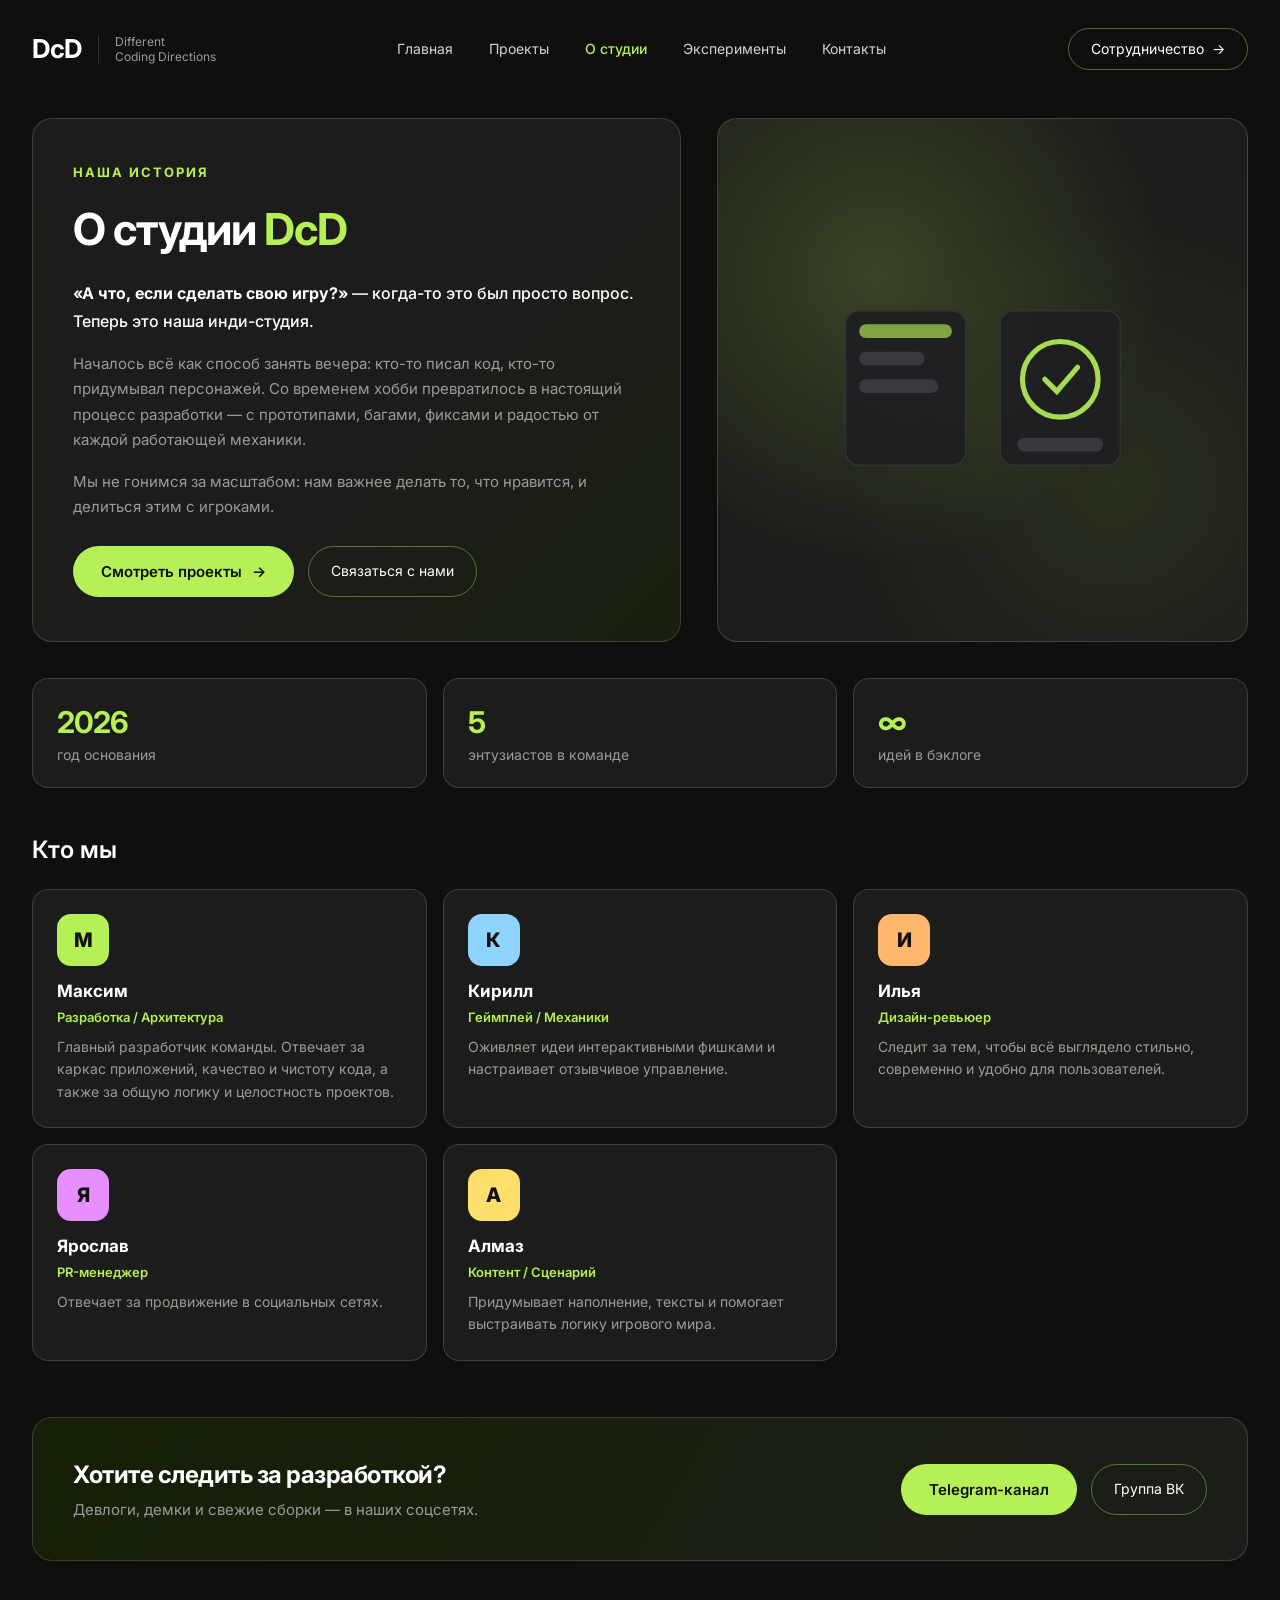
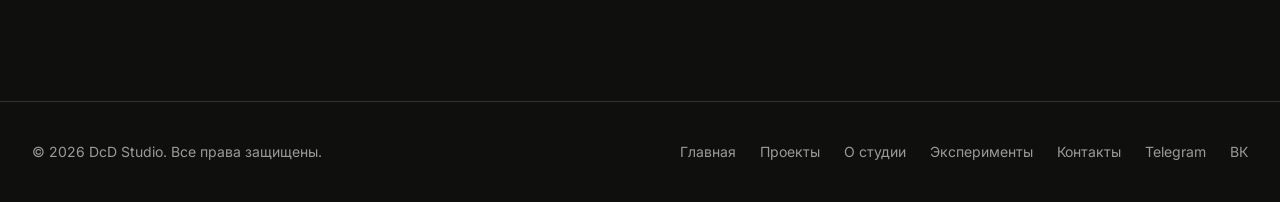
<file: pages/about.html>
<!DOCTYPE html>
<html lang="ru">
<head>
  <meta charset="UTF-8">
  <meta name="viewport" content="width=device-width, initial-scale=1.0">
  <title>О студии — DcD Studio</title>
  <link rel="preconnect" href="https://fonts.googleapis.com">
  <link rel="preconnect" href="https://fonts.gstatic.com" crossorigin>
  <link href="https://fonts.googleapis.com/css2?family=Inter:wght@400;500;600;700&display=swap" rel="stylesheet">
  <link rel="stylesheet" href="../css/style.css">
</head>
<body>

  <div class="content-wrapper">
    <div class="container">
      <!-- ШАПКА -->
      <header class="header">
        <a href="../index.html" class="logo">
          <span class="logo-main">DcD</span>
          <span class="logo-divider"></span>
          <span class="logo-sub">Different<br>Coding Directions</span>
        </a>

        <nav class="nav">
          <a href="../index.html" class="nav-link">Главная</a>
          <a href="../pages/projects.html" class="nav-link">Проекты</a>
          <a href="../pages/about.html" class="nav-link active">О студии</a>
          <a href="../pages/experiments.html" class="nav-link">Эксперименты</a>
          <a href="../pages/contacts.html" class="nav-link">Контакты</a>
        </nav>

        <div class="header-actions">
          <a href="../pages/contacts.html" class="btn-outline desktop-only">Сотрудничество <span>→</span></a>
          <button class="burger-btn" id="burgerBtn" aria-label="Открыть меню"><span></span><span></span><span></span></button>
        </div>
      </header>

      <!-- МОБИЛЬНОЕ МЕНЮ -->
      <div class="mobile-menu" id="mobileMenu">
        <nav class="mobile-nav">
          <a href="../index.html" class="mobile-link">Главная</a>
          <a href="../pages/projects.html" class="mobile-link">Проекты</a>
          <a href="../pages/about.html" class="mobile-link">О студии</a>
          <a href="../pages/experiments.html" class="mobile-link">Эксперименты</a>
          <a href="../pages/contacts.html" class="mobile-link">Контакты</a>
          <a href="../pages/contacts.html" class="btn-lime mobile-cta">Сотрудничество <span>→</span></a>
          <div class="mobile-social">
            <a href="https://t.me/Dcd_S_tudio" target="_blank" rel="noopener">Telegram</a>
            <a href="https://vk.ru/dsd_studio" target="_blank" rel="noopener">ВКонтакте</a>
          </div>
        </nav>
      </div>

      <!-- ОСНОВНОЙ КОНТЕНТ СТРАНИЦЫ «О СТУДИИ» -->
      <main class="about-page-content">
        
        <!-- Герой-секция -->
        <section class="about-hero">
          <div class="about-hero-card">
            <div class="about-kicker">Наша история</div>
            <h1 class="about-main-title">О студии <span class="text-lime">DcD</span></h1>
            <p class="about-lead"><b>«А что, если сделать свою игру?»</b> — когда-то это был просто вопрос. Теперь это наша инди-студия.</p>
            <p class="about-p">Началось всё как способ занять вечера: кто-то писал код, кто-то придумывал персонажей. Со временем хобби превратилось в настоящий процесс разработки — с прототипами, багами, фиксами и радостью от каждой работающей механики.</p>
            <p class="about-p">Мы не гонимся за масштабом: нам важнее делать то, что нравится, и делиться этим с игроками.</p>
            
            <div class="about-hero-cta">
              <a href="projects.html" class="btn-lime">Смотреть проекты <span>→</span></a>
              <a href="contacts.html" class="btn-outline">Связаться с нами</a>
            </div>
          </div>

          <div class="about-hero-art">
            <svg viewBox="0 0 200 140" fill="none" xmlns="http://www.w3.org/2000/svg" opacity="0.9">
              <rect x="20" y="30" width="70" height="90" rx="8" fill="#1e1e22" stroke="#333"/>
              <rect x="110" y="30" width="70" height="90" rx="8" fill="#1e1e22" stroke="#333"/>
              <rect x="28" y="38" width="54" height="8" rx="4" fill="#b4f056" opacity=".7"/>
              <rect x="28" y="54" width="38" height="8" rx="4" fill="#3a3a40"/>
              <rect x="28" y="70" width="46" height="8" rx="4" fill="#3a3a40"/>
              <circle cx="145" cy="70" r="22" stroke="#b4f056" stroke-width="3"/>
              <path d="M136 70l7 7 12-14" stroke="#b4f056" stroke-width="3" fill="none" stroke-linecap="round"/>
              <rect x="120" y="104" width="50" height="8" rx="4" fill="#3a3a40"/>
            </svg>
          </div>
        </section>

        <!-- Факты (3 блока) -->
        <section class="about-facts-grid">
          <div class="about-fact-card">
            <b>2026</b>
            <span>год основания</span>
          </div>
          <div class="about-fact-card">
            <b>5</b>
            <span>энтузиастов в команде</span>
          </div>
          <div class="about-fact-card">
            <b>∞</b>
            <span>идей в бэклоге</span>
          </div>
        </section>

        <!-- Команда (5 участников) -->
        <section class="team-section">
          <h2 class="section-title team-section-title">Кто мы</h2>
          <div class="team-grid-5">
            <div class="team-member-card">
              <div class="member-avatar">М</div>
              <b>Максим</b>
              <div class="member-role">Разработка / Архитектура</div>
              <p>Главный разработчик команды. Отвечает за каркас приложений, качество и чистоту кода, а также за общую логику и целостность проектов.</p>
            </div>
            <div class="team-member-card">
              <div class="member-avatar">К</div>
              <b>Кирилл</b>
              <div class="member-role">Геймплей / Механики</div>
              <p>Оживляет идеи интерактивными фишками и настраивает отзывчивое управление.</p>
            </div>
            <div class="team-member-card">
              <div class="member-avatar">И</div>
              <b>Илья</b>
              <div class="member-role">Дизайн-ревьюер</div>
              <p>Следит за тем, чтобы всё выглядело стильно, современно и удобно для пользователей.</p>
            </div>
            <div class="team-member-card">
              <div class="member-avatar">Я</div>
              <b>Ярослав</b>
              <div class="member-role">PR-менеджер</div>
              <p>Отвечает за продвижение в социальных сетях.</p>
            </div>
            <div class="team-member-card">
              <div class="member-avatar">А</div>
              <b>Алмаз</b>
              <div class="member-role">Контент / Сценарий</div>
              <p>Придумывает наполнение, тексты и помогает выстраивать логику игрового мира.</p>
            </div>
          </div>
        </section>

        <!-- Блок призыва в соцсети -->
        <section class="about-join-banner">
          <div class="about-join-text">
            <h2>Хотите следить за разработкой?</h2>
            <p>Девлоги, демки и свежие сборки — в наших соцсетях.</p>
          </div>
          <div class="about-join-actions">
            <a href="https://t.me/Dcd_S_tudio" class="btn-lime" target="_blank">Telegram-канал</a>
            <a href="https://vk.ru/dsd_studio" class="btn-outline" target="_blank">Группа ВК</a>
          </div>
        </section>

      </main>
    </div>
  </div>

  <!-- ФУТЕР -->
  <footer class="footer">
    <div class="container footer-content">
      <p class="footer-copy">© 2026 DcD Studio. Все права защищены.</p>
      <div class="footer-links">
        <a href="../index.html" class="footer-link">Главная</a>
        <a href="../pages/projects.html" class="footer-link">Проекты</a>
        <a href="../pages/about.html" class="footer-link">О студии</a>
        <a href="../pages/experiments.html" class="footer-link">Эксперименты</a>
        <a href="../pages/contacts.html" class="footer-link">Контакты</a>
        <a href="https://t.me/Dcd_S_tudio" class="footer-link" target="_blank" rel="noopener">Telegram</a>
        <a href="https://vk.ru/dsd_studio" class="footer-link" target="_blank" rel="noopener">ВК</a>
      </div>
    </div>
  </footer>

  <script src="../js/main.js"></script>
</body>
</html>
</file>
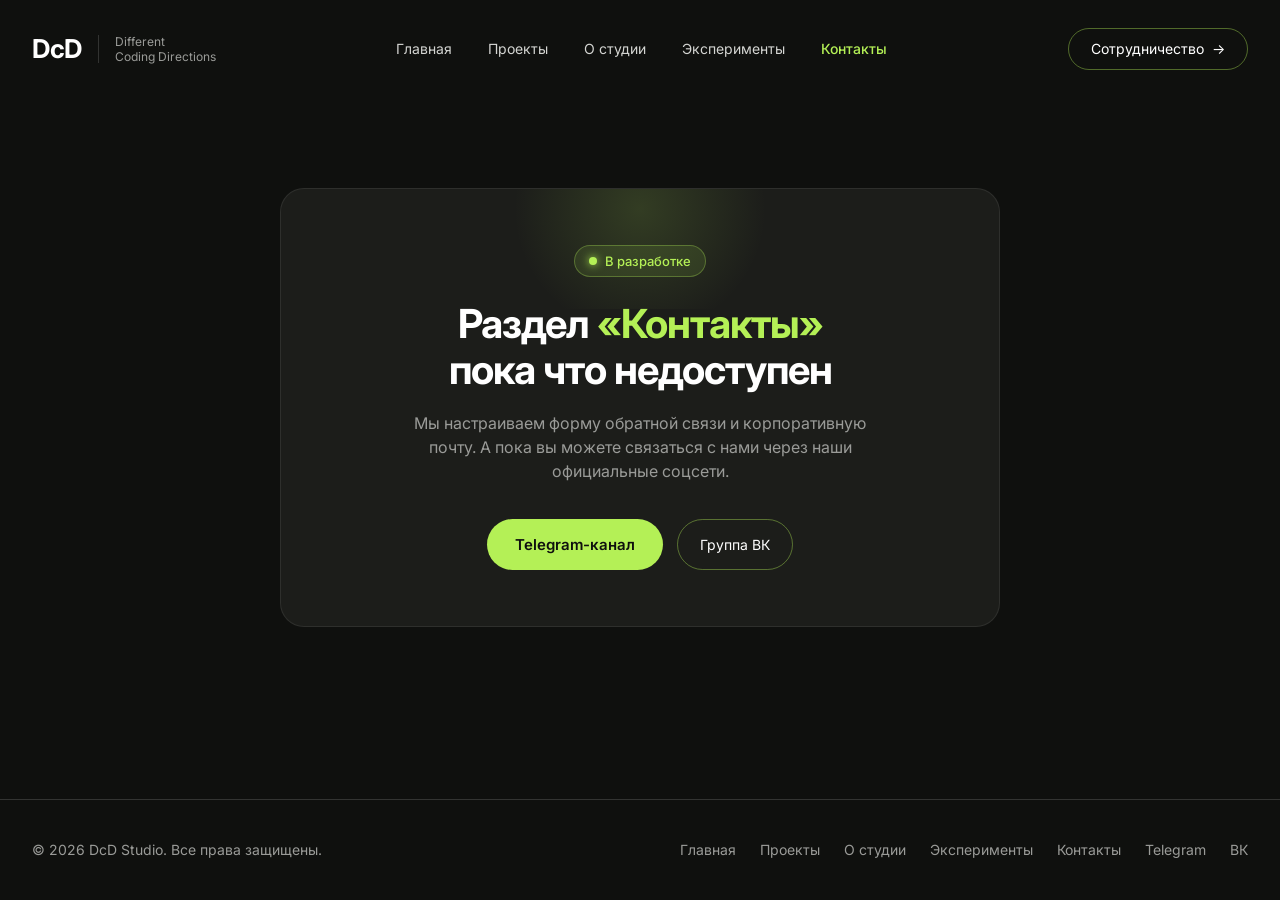
<file: pages/contacts.html>
<!DOCTYPE html>
<html lang="ru">
<head>
  <meta charset="UTF-8">
  <meta name="viewport" content="width=device-width, initial-scale=1.0">
  <title>Контакты — DcD Studio</title>
  <link rel="preconnect" href="https://fonts.googleapis.com">
  <link rel="preconnect" href="https://fonts.gstatic.com" crossorigin>
  <link href="https://fonts.googleapis.com/css2?family=Inter:wght@400;500;600;700&display=swap" rel="stylesheet">
  <link rel="stylesheet" href="../css/style.css">
</head>
<body>

  <div class="content-wrapper">
    <div class="container">
      <!-- ШАПКА -->
      <header class="header">
        <a href="../index.html" class="logo">
          <span class="logo-main">DcD</span>
          <span class="logo-divider"></span>
          <span class="logo-sub">Different<br>Coding Directions</span>
        </a>

        <nav class="nav">
          <a href="../index.html" class="nav-link">Главная</a>
          <a href="../pages/projects.html" class="nav-link">Проекты</a>
          <a href="../pages/about.html" class="nav-link">О студии</a>
          <a href="../pages/experiments.html" class="nav-link">Эксперименты</a>
          <a href="../pages/contacts.html" class="nav-link active">Контакты</a>
        </nav>

        <div class="header-actions">
          <a href="../pages/contacts.html" class="btn-outline desktop-only">Сотрудничество <span>→</span></a>
          <button class="burger-btn" id="burgerBtn" aria-label="Открыть меню"><span></span><span></span><span></span></button>
        </div>
      </header>

      <!-- МОБИЛЬНОЕ МЕНЮ -->
      <div class="mobile-menu" id="mobileMenu">
        <nav class="mobile-nav">
          <a href="../index.html" class="mobile-link">Главная</a>
          <a href="../pages/projects.html" class="mobile-link">Проекты</a>
          <a href="../pages/about.html" class="mobile-link">О студии</a>
          <a href="../pages/experiments.html" class="mobile-link">Эксперименты</a>
          <a href="../pages/contacts.html" class="mobile-link">Контакты</a>
          <a href="../pages/contacts.html" class="btn-lime mobile-cta">Сотрудничество <span>→</span></a>
          <div class="mobile-social">
            <a href="https://t.me/Dcd_S_tudio" target="_blank" rel="noopener">Telegram</a>
            <a href="https://vk.ru/dsd_studio" target="_blank" rel="noopener">ВКонтакте</a>
          </div>
        </nav>
      </div>

      <!-- ОСНОВНОЙ КОНТЕНТ (ЗАГЛУШКА) -->
      <main class="stub-section">
        <div class="stub-card">
          <div class="stub-badge">
            <span class="pulse-dot"></span>
            В разработке
          </div>

          <h1 class="stub-title">
            Раздел <span class="text-lime">«Контакты»</span><br>
            пока что недоступен
          </h1>

          <p class="stub-desc">
            Мы настраиваем форму обратной связи и корпоративную почту. 
            А пока вы можете связаться с нами через наши официальные соцсети.
          </p>

          <div class="stub-actions">
            <a href="https://t.me/Dcd_S_tudio" class="btn-lime" target="_blank">
              Telegram-канал
            </a>
            <a href="https://vk.ru/dsd_studio" class="btn-outline" target="_blank">
              Группа ВК
            </a>
          </div>
        </div>
      </main>
    </div>
  </div>

  <!-- ФУТЕР -->
  <footer class="footer">
    <div class="container footer-content">
      <p class="footer-copy">© 2026 DcD Studio. Все права защищены.</p>
      <div class="footer-links">
        <a href="../index.html" class="footer-link">Главная</a>
        <a href="../pages/projects.html" class="footer-link">Проекты</a>
        <a href="../pages/about.html" class="footer-link">О студии</a>
        <a href="../pages/experiments.html" class="footer-link">Эксперименты</a>
        <a href="../pages/contacts.html" class="footer-link">Контакты</a>
        <a href="https://t.me/Dcd_S_tudio" class="footer-link" target="_blank" rel="noopener">Telegram</a>
        <a href="https://vk.ru/dsd_studio" class="footer-link" target="_blank" rel="noopener">ВК</a>
      </div>
    </div>
  </footer>

  <script src="../js/main.js"></script>
</body>
</html>
</file>
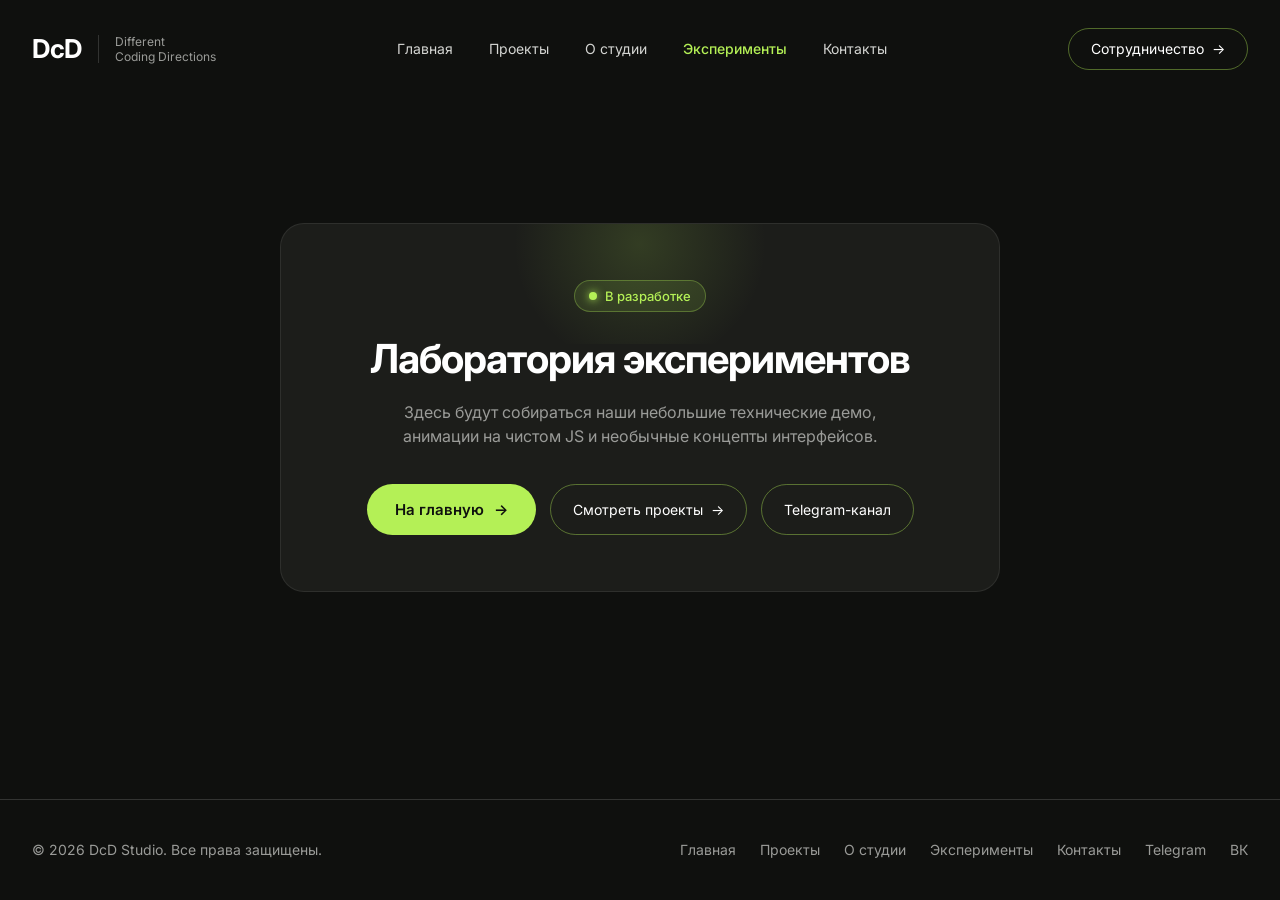
<file: pages/experiments.html>
<!DOCTYPE html>
<html lang="ru">
<head>
  <meta charset="UTF-8">
  <meta name="viewport" content="width=device-width, initial-scale=1.0">
  <title>Эксперименты — DcD Studio</title>
  <link rel="preconnect" href="https://fonts.googleapis.com">
  <link rel="preconnect" href="https://fonts.gstatic.com" crossorigin>
  <link href="https://fonts.googleapis.com/css2?family=Inter:wght@400;500;600;700&display=swap" rel="stylesheet">
  <link rel="stylesheet" href="../css/style.css">
</head>
<body>

  <div class="content-wrapper">
    <div class="container">
      <!-- ШАПКА -->
      <header class="header">
        <a href="../index.html" class="logo">
          <span class="logo-main">DcD</span>
          <span class="logo-divider"></span>
          <span class="logo-sub">Different<br>Coding Directions</span>
        </a>

        <nav class="nav">
          <a href="../index.html" class="nav-link">Главная</a>
          <a href="../pages/projects.html" class="nav-link">Проекты</a>
          <a href="../pages/about.html" class="nav-link">О студии</a>
          <a href="../pages/experiments.html" class="nav-link active">Эксперименты</a>
          <a href="../pages/contacts.html" class="nav-link">Контакты</a>
        </nav>

        <div class="header-actions">
          <a href="../pages/contacts.html" class="btn-outline desktop-only">Сотрудничество <span>→</span></a>
          <button class="burger-btn" id="burgerBtn" aria-label="Открыть меню"><span></span><span></span><span></span></button>
        </div>
      </header>

      <!-- МОБИЛЬНОЕ МЕНЮ -->
      <div class="mobile-menu" id="mobileMenu">
        <nav class="mobile-nav">
          <a href="../index.html" class="mobile-link">Главная</a>
          <a href="../pages/projects.html" class="mobile-link">Проекты</a>
          <a href="../pages/about.html" class="mobile-link">О студии</a>
          <a href="../pages/experiments.html" class="mobile-link">Эксперименты</a>
          <a href="../pages/contacts.html" class="mobile-link">Контакты</a>
          <a href="../pages/contacts.html" class="btn-lime mobile-cta">Сотрудничество <span>→</span></a>
          <div class="mobile-social">
            <a href="https://t.me/Dcd_S_tudio" target="_blank" rel="noopener">Telegram</a>
            <a href="https://vk.ru/dsd_studio" target="_blank" rel="noopener">ВКонтакте</a>
          </div>
        </nav>
      </div>

      <!-- СОДЕРЖИМОЕ СТРАНИЦЫ (ЗАГЛУШКА) -->
      <section class="stub-section">
        <div class="stub-card">
          <div class="stub-badge">
            <span class="pulse-dot"></span> В разработке
          </div>
          <h1 class="stub-title">Лаборатория экспериментов</h1>
          <p class="stub-desc">
            Здесь будут собираться наши небольшие технические демо, анимации на чистом JS и необычные концепты интерфейсов.
          </p>
          <div class="stub-actions">
            <a href="../index.html" class="btn-lime">На главную <span>→</span></a>
            <a href="projects.html" class="btn-outline">Смотреть проекты <span>→</span></a>
            <a href="https://t.me/Dcd_S_tudio" class="btn-outline" target="_blank" rel="noopener">Telegram-канал</a>
          </div>
        </div>
      </section>
    </div>
  </div>

  <!-- ФУТЕР -->
  <footer class="footer">
    <div class="container footer-content">
      <p class="footer-copy">© 2026 DcD Studio. Все права защищены.</p>
      <div class="footer-links">
        <a href="../index.html" class="footer-link">Главная</a>
        <a href="../pages/projects.html" class="footer-link">Проекты</a>
        <a href="../pages/about.html" class="footer-link">О студии</a>
        <a href="../pages/experiments.html" class="footer-link">Эксперименты</a>
        <a href="../pages/contacts.html" class="footer-link">Контакты</a>
        <a href="https://t.me/Dcd_S_tudio" class="footer-link" target="_blank" rel="noopener">Telegram</a>
        <a href="https://vk.ru/dsd_studio" class="footer-link" target="_blank" rel="noopener">ВК</a>
      </div>
    </div>
  </footer>

  <script src="../js/main.js"></script>
</body>
</html>
</file>
<file: css/style.css>
/* Базовые настройки и палитра */
:root {
  --bg-dark: #0f100e;
  --card-bg: #1c1d1a;
  --text-main: #ffffff;
  --text-muted: #9a9b98;
  --accent-lime: #b4f056;
  --accent-lime-hover: #c5f874;
  --border-color: rgba(255, 255, 255, 0.15);
}

* {
  margin: 0;
  padding: 0;
  box-sizing: border-box;
}

html {
  scroll-behavior: smooth;
}

body {
  background-color: var(--bg-dark);
  color: var(--text-main);
  font-family: 'Inter', sans-serif;
  line-height: 1.4;
  overflow-x: hidden;
  display: flex;
  flex-direction: column;
  min-height: 100vh;
}

a {
  text-decoration: none;
  color: inherit;
}

.container {
  max-width: 1280px;
  margin: 0 auto;
  padding: 0 32px;
  width: 100%;
}

/* Растягиваем контент, чтобы футер прижимался к низу страницы */
.content-wrapper {
  flex: 1;
}

/* --- ШАПКА --- */
.header {
  display: flex;
  align-items: center;
  justify-content: space-between;
  padding: 28px 0;
}

.logo {
  display: flex;
  align-items: center;
  gap: 16px;
}

.logo-main {
  font-size: 26px;
  font-weight: 700;
  letter-spacing: -0.5px;
}

.logo-divider {
  width: 1px;
  height: 28px;
  background-color: var(--border-color);
}

.logo-sub {
  font-size: 12px;
  color: var(--text-muted);
  line-height: 1.25;
}

.nav {
  display: flex;
  gap: 36px;
}

.nav-link {
  font-size: 14px;
  color: #d4d5d2;
  transition: color 0.2s;
}

.nav-link:hover,
.nav-link.active {
  color: var(--accent-lime);
}

.nav-link.active {
  font-weight: 500;
}

.header-actions {
  display: flex;
  align-items: center;
  gap: 16px;
}

.btn-outline {
  display: inline-flex;
  align-items: center;
  gap: 8px;
  padding: 10px 22px;
  border: 1px solid rgba(180, 240, 86, 0.4);
  border-radius: 999px;
  font-size: 14px;
  transition: all 0.25s;
}

.btn-outline:hover {
  border-color: var(--accent-lime);
  background-color: rgba(180, 240, 86, 0.08);
}

/* --- ЭЛЕМЕНТЫ МОБИЛЬНОГО МЕНЮ (скрыты на ПК) --- */
.burger-btn {
  display: none;
  flex-direction: column;
  justify-content: center;
  gap: 5px;
  width: 40px;
  height: 40px;
  background: transparent;
  border: 1px solid var(--border-color);
  border-radius: 10px;
  cursor: pointer;
  padding: 0 9px;
  z-index: 1001;
}

.burger-btn span {
  display: block;
  width: 100%;
  height: 2px;
  background-color: var(--text-main);
  transition: transform 0.3s, opacity 0.3s;
}

.burger-btn.active span:nth-child(1) {
  transform: translateY(7px) rotate(45deg);
}
.burger-btn.active span:nth-child(2) {
  opacity: 0;
}
.burger-btn.active span:nth-child(3) {
  transform: translateY(-7px) rotate(-45deg);
}

.mobile-menu {
  position: fixed;
  inset: 0;
  background-color: rgba(15, 16, 14, 0.97);
  backdrop-filter: blur(12px);
  z-index: 1000;
  display: flex;
  align-items: center;
  justify-content: center;
  opacity: 0;
  pointer-events: none;
  transition: opacity 0.3s ease;
}

.mobile-menu.open {
  opacity: 1;
  pointer-events: auto;
}

.mobile-nav {
  display: flex;
  flex-direction: column;
  align-items: center;
  gap: 28px;
  text-align: center;
}

.mobile-link {
  font-size: 26px;
  font-weight: 600;
  color: var(--text-main);
  transition: color 0.2s;
}

.mobile-link:hover {
  color: var(--accent-lime);
}

.mobile-cta {
  margin-top: 12px;
}

/* --- ПЕРВЫЙ ЭКРАН (HERO) --- */
.hero {
  display: grid;
  grid-template-columns: 1.1fr 0.9fr;
  align-items: center;
  gap: 40px;
  padding: 50px 0 70px;
}

.accent-line {
  width: 28px;
  height: 2px;
  background-color: var(--accent-lime);
  margin-bottom: 18px;
}

.hero-title {
  font-size: 64px;
  font-weight: 700;
  line-height: 1.05;
  letter-spacing: -1.5px;
  margin-bottom: 24px;
}

.text-lime {
  color: var(--accent-lime);
}

.hero-desc {
  font-size: 18px;
  color: var(--text-muted);
  max-width: 440px;
  margin-bottom: 36px;
}

.btn-lime {
  display: inline-flex;
  align-items: center;
  gap: 10px;
  background-color: var(--accent-lime);
  color: #0f100e;
  font-weight: 600;
  font-size: 15px;
  padding: 15px 28px;
  border-radius: 999px;
  transition: transform 0.2s, background-color 0.2s;
}

.btn-lime:hover {
  background-color: var(--accent-lime-hover);
  transform: translateY(-2px);
}

.hero-visual {
  display: flex;
  justify-content: center;
  align-items: center;
  position: relative;
}

.hero-visual::before {
  content: '';
  position: absolute;
  width: 340px;
  height: 340px;
  background: radial-gradient(circle, rgba(180, 240, 86, 0.22) 0%, rgba(15, 16, 14, 0) 70%);
  z-index: 0;
  pointer-events: none;
}

/* Анимированный куб: парение + неоновое свечение при наведении */
.hero-img {
  max-width: 100%;
  height: auto;
  max-height: 440px;
  position: relative;
  z-index: 1;
  object-fit: contain;
  cursor: pointer;
  animation: floatCube 5s ease-in-out infinite;
  filter: drop-shadow(0 0 12px rgba(180, 240, 86, 0.15));
  transition: filter 0.4s ease, transform 0.4s ease;
}

.hero-img:hover {
  filter: drop-shadow(0 0 28px rgba(180, 240, 86, 0.65)) brightness(1.1);
}

@keyframes floatCube {
  0%, 100% {
    transform: translateY(0px);
  }
  50% {
    transform: translateY(-16px);
  }
}

/* --- НАПРАВЛЕНИЯ --- */
.directions {
  padding-bottom: 80px;
}

.directions-header {
  display: flex;
  justify-content: space-between;
  align-items: flex-end;
  margin-bottom: 28px;
}

.section-title {
  font-size: 24px;
  font-weight: 600;
  line-height: 1.2;
}

.slider-controls {
  display: flex;
  align-items: center;
  gap: 20px;
}

.slider-counter {
  font-size: 13px;
  color: var(--text-muted);
  letter-spacing: 1px;
}

.slider-arrows {
  display: flex;
  gap: 10px;
}

.arrow-btn {
  width: 38px;
  height: 38px;
  border-radius: 50%;
  border: 1px solid var(--border-color);
  background: transparent;
  color: var(--text-main);
  cursor: pointer;
  display: flex;
  align-items: center;
  justify-content: center;
  transition: all 0.2s;
}

.arrow-btn:hover {
  border-color: var(--accent-lime);
  color: var(--accent-lime);
}

.cards-grid {
  display: grid;
  grid-template-columns: repeat(4, 1fr);
  gap: 20px;
}

.card {
  position: relative;
  height: 220px;
  border-radius: 16px;
  overflow: hidden;
  background-color: var(--card-bg);
  border: 1px solid rgba(255, 255, 255, 0.06);
  display: flex;
  flex-direction: column;
  justify-content: flex-end;
  padding: 24px;
  transition: transform 0.3s, border-color 0.3s;
}

.card:hover {
  transform: translateY(-4px);
  border-color: rgba(180, 240, 86, 0.4);
}

.card-bg {
  position: absolute;
  inset: 0;
  width: 100%;
  height: 100%;
  object-fit: cover;
  opacity: 0.45;
  transition: transform 0.4s, opacity 0.4s;
}

.card:hover .card-bg {
  transform: scale(1.05);
  opacity: 0.6;
}

.card-overlay {
  position: absolute;
  inset: 0;
  background: linear-gradient(180deg, rgba(15, 16, 14, 0.2) 0%, rgba(15, 16, 14, 0.92) 100%);
}

.card-content {
  position: relative;
  z-index: 2;
}

.card-icon {
  color: #ffffff;
  margin-bottom: 14px;
}

.card-title {
  font-size: 17px;
  font-weight: 600;
  margin-bottom: 6px;
}

.card-text {
  font-size: 13px;
  color: var(--text-muted);
  line-height: 1.35;
}

/* --- СТИЛИ СТРАНИЦЫ ПРОЕКТОВ И КАРТОЧЕК --- */
.projects-section {
  padding: 40px 0 80px;
}

.projects-header {
  display: flex;
  justify-content: space-between;
  align-items: flex-end;
  margin-bottom: 40px;
  gap: 20px;
  flex-wrap: wrap;
}

.projects-subtitle {
  color: var(--text-muted);
  max-width: 400px;
  font-size: 15px;
}

.projects-grid {
  display: grid;
  grid-template-columns: repeat(2, 1fr);
  gap: 30px;
}

.project-card {
  background-color: var(--card-bg);
  border: 1px solid rgba(255, 255, 255, 0.08);
  border-radius: 20px;
  overflow: hidden;
  cursor: pointer;
  transition: transform 0.3s ease, border-color 0.3s ease;
  display: flex;
  flex-direction: column;
}

.project-card:hover {
  transform: translateY(-6px);
  border-color: rgba(180, 240, 86, 0.4);
}

.project-img-wrap {
  position: relative;
  height: 240px;
  overflow: hidden;
}

.project-img {
  width: 100%;
  height: 100%;
  object-fit: cover;
  transition: transform 0.4s ease;
}

.project-card:hover .project-img {
  transform: scale(1.04);
}

.project-badge {
  position: absolute;
  top: 16px;
  left: 16px;
  display: inline-flex;
  align-items: center;
  gap: 8px;
  background-color: rgba(15, 16, 14, 0.8);
  backdrop-filter: blur(8px);
  padding: 6px 14px;
  border-radius: 999px;
  font-size: 13px;
  font-weight: 500;
  color: var(--accent-lime);
  border: 1px solid rgba(180, 240, 86, 0.2);
}

.project-info {
  padding: 30px;
  display: flex;
  flex-direction: column;
  flex: 1;
}

.project-tag {
  font-size: 13px;
  color: var(--accent-lime);
  font-weight: 500;
  margin-bottom: 10px;
}

.project-name {
  font-size: 24px;
  font-weight: 700;
  margin-bottom: 12px;
  letter-spacing: -0.5px;
}

.project-desc {
  font-size: 15px;
  color: var(--text-muted);
  line-height: 1.5;
  margin-bottom: 24px;
  flex: 1;
}

.project-link {
  font-size: 14px;
  font-weight: 600;
  color: var(--text-main);
  display: inline-flex;
  align-items: center;
  gap: 6px;
  transition: color 0.2s;
}

.project-card:hover .project-link {
  color: var(--accent-lime);
}

/* --- СТИЛИ ДЕТАЛЬНОЙ СТРАНИЦЫ ПРОЕКТА --- */
.project-detail-section {
  padding: 40px 0 80px;
  max-width: 820px;
  margin: 0 auto; /* центрируем колонку проекта под шапкой */
}

.back-link {
  display: inline-block;
  font-size: 14px;
  color: var(--text-muted);
  transition: color 0.2s;
}

.back-link:hover {
  color: var(--accent-lime);
}

.project-detail-gallery {
  display: grid;
  grid-template-columns: repeat(2, 1fr);
  gap: 20px;
}

.gallery-big-item {
  border-radius: 16px;
  overflow: hidden;
  height: 240px;
  border: 1px solid rgba(255, 255, 255, 0.08);
}

.gallery-big-item img {
  width: 100%;
  height: 100%;
  object-fit: cover;
}

/* --- СТИЛИ ДЛЯ СТРАНИЦЫ «О СТУДИИ» --- */
.about-page-content {
  padding: 20px 0 60px;
}

.about-hero {
  display: grid;
  grid-template-columns: 1.1fr .9fr;
  gap: 36px;
  align-items: stretch;
  margin-bottom: 36px;
}

.about-hero-card {
  background: linear-gradient(135deg, var(--card-bg) 60%, #142005 130%);
  border: 1px solid var(--border-color);
  border-radius: 20px;
  padding: 44px 40px;
}

.about-kicker {
  color: var(--accent-lime);
  font-size: 13px;
  font-weight: 700;
  letter-spacing: 2px;
  text-transform: uppercase;
  margin-bottom: 18px;
}

.about-main-title {
  font-size: 44px;
  letter-spacing: -1px;
  margin-bottom: 20px;
}

.about-lead {
  font-size: 16px;
  color: var(--text-main);
  line-height: 1.7;
  margin-bottom: 16px;
  font-weight: 500;
}

.about-p {
  font-size: 15px;
  color: var(--text-muted);
  line-height: 1.7;
  margin-bottom: 16px;
}

.about-hero-cta {
  display: flex;
  gap: 14px;
  margin-top: 26px;
  flex-wrap: wrap;
}

.about-hero-art {
  border: 1px solid var(--border-color);
  border-radius: 20px;
  overflow: hidden;
  background: radial-gradient(circle at 30% 30%, rgba(180, 240, 86, 0.18), transparent 55%),
              radial-gradient(circle at 75% 70%, rgba(180, 240, 86, 0.08), transparent 50%),
              var(--card-bg);
  display: flex;
  align-items: center;
  justify-content: center;
  min-height: 320px;
}

.about-hero-art svg {
  width: 65%;
  height: auto;
}

.about-facts-grid {
  display: grid;
  grid-template-columns: repeat(3, 1fr);
  gap: 16px;
  margin-bottom: 48px;
}

.about-fact-card {
  background-color: var(--card-bg);
  border: 1px solid var(--border-color);
  border-radius: 16px;
  padding: 22px 24px;
}

.about-fact-card b {
  display: block;
  font-size: 30px;
  color: var(--accent-lime);
  letter-spacing: -1px;
}

.about-fact-card span {
  color: var(--text-muted);
  font-size: 14px;
}

.team-section-title {
  margin-bottom: 24px;
}

.team-grid-5 {
  display: grid;
  grid-template-columns: repeat(3, 1fr);
  gap: 16px;
  margin-bottom: 56px;
}

.team-member-card {
  background-color: var(--card-bg);
  border: 1px solid var(--border-color);
  border-radius: 16px;
  padding: 24px;
  transition: transform 0.2s, border-color 0.2s;
}

.team-member-card:hover {
  border-color: rgba(180, 240, 86, 0.4);
  transform: translateY(-2px);
}

.member-avatar {
  width: 52px;
  height: 52px;
  border-radius: 14px;
  font-weight: 800;
  font-size: 20px;
  display: flex;
  align-items: center;
  justify-content: center;
  margin-bottom: 14px;
  color: #111;
}

/* Цвета аватарок команды через CSS */
.team-member-card:nth-child(1) .member-avatar { background: #b4f056; }
.team-member-card:nth-child(2) .member-avatar { background: #8fd3ff; }
.team-member-card:nth-child(3) .member-avatar { background: #ffb86b; }
.team-member-card:nth-child(4) .member-avatar { background: #e88fff; }
.team-member-card:nth-child(5) .member-avatar { background: #ffdf6b; }

.team-member-card b {
  display: block;
  font-size: 17px;
  margin-bottom: 4px;
}

.member-role {
  color: var(--accent-lime);
  font-size: 13px;
  font-weight: 600;
  margin-bottom: 10px;
}

.team-member-card p {
  color: var(--text-muted);
  font-size: 14px;
  line-height: 1.6;
}

.about-join-banner {
  background: linear-gradient(120deg, #142005, var(--card-bg));
  border: 1px solid var(--border-color);
  border-radius: 20px;
  padding: 40px;
  display: flex;
  align-items: center;
  justify-content: space-between;
  gap: 24px;
  flex-wrap: wrap;
  margin-bottom: 20px;
}

.about-join-text h2 {
  font-size: 24px;
  letter-spacing: -.5px;
  margin-bottom: 8px;
}

.about-join-text p {
  color: var(--text-muted);
  font-size: 15px;
}

.about-join-actions {
  display: flex;
  gap: 14px;
}

/* --- СТИЛИ ДЛЯ СТРАНИЦ-ЗАГЛУШЕК --- */
.stub-section {
  min-height: calc(100vh - 280px);
  display: flex;
  align-items: center;
  justify-content: center;
  padding: 40px 0;
}

.stub-card {
  width: 100%;
  max-width: 720px;
  background-color: var(--card-bg);
  border: 1px solid rgba(255, 255, 255, 0.08);
  border-radius: 24px;
  padding: 56px 48px;
  text-align: center;
  position: relative;
  overflow: hidden;
}

.stub-card::before {
  content: '';
  position: absolute;
  top: -80px;
  left: 50%;
  transform: translateX(-50%);
  width: 300px;
  height: 200px;
  background: radial-gradient(circle, rgba(180, 240, 86, 0.15) 0%, rgba(28, 29, 26, 0) 70%);
  pointer-events: none;
}

.stub-badge {
  display: inline-flex;
  align-items: center;
  gap: 8px;
  padding: 6px 14px;
  background-color: rgba(180, 240, 86, 0.1);
  border: 1px solid rgba(180, 240, 86, 0.3);
  border-radius: 999px;
  color: var(--accent-lime);
  font-size: 13px;
  font-weight: 500;
  margin-bottom: 24px;
}

.pulse-dot {
  width: 8px;
  height: 8px;
  border-radius: 50%;
  background-color: var(--accent-lime);
  box-shadow: 0 0 8px var(--accent-lime);
}

.stub-title {
  font-size: 40px;
  font-weight: 700;
  line-height: 1.15;
  letter-spacing: -1px;
  margin-bottom: 18px;
}

.stub-desc {
  font-size: 16px;
  color: var(--text-muted);
  max-width: 500px;
  margin: 0 auto 36px;
  line-height: 1.5;
}

.stub-actions {
  display: flex;
  flex-wrap: wrap;
  justify-content: center;
  gap: 14px;
}

/* --- ФУТЕР --- */
.footer {
  border-top: 1px solid var(--border-color);
  padding: 40px 0;
  margin-top: 60px;
}

.footer-content {
  display: flex;
  justify-content: space-between;
  align-items: center;
  flex-wrap: wrap;
  gap: 20px;
}

.footer-copy {
  font-size: 14px;
  color: var(--text-muted);
}

.footer-links {
  display: flex;
  gap: 24px;
}

.footer-link {
  font-size: 14px;
  color: var(--text-muted);
  transition: color 0.2s;
}

.footer-link:hover {
  color: var(--accent-lime);
}

/* --- АДАПТИВ ПОД ПЛАНШЕТЫ (до 1024px) --- */
@media (max-width: 1024px) {
  .hero {
    grid-template-columns: 1fr;
    text-align: left;
  }
  .hero-title {
    font-size: 48px;
  }
  .cards-grid {
    grid-template-columns: repeat(2, 1fr);
  }
}

/* --- АДАПТИВ ПОД ТЕЛЕФОНЫ (до 768px) --- */
@media (max-width: 768px) {
  .container {
    padding: 0 20px;
  }

  .header {
    padding: 20px 0;
  }

  .nav,
  .desktop-only,
  .logo-divider,
  .logo-sub {
    display: none;
  }

  .burger-btn {
    display: flex;
  }

  .hero {
    padding: 24px 0 48px;
    gap: 28px;
  }

  .hero-title {
    font-size: 36px;
    letter-spacing: -1px;
    margin-bottom: 16px;
  }

  .hero-desc {
    font-size: 15px;
    margin-bottom: 24px;
  }

  .btn-lime {
    width: 100%;
    justify-content: center;
  }

  .hero-visual {
    order: -1;
  }

  .hero-img {
    max-height: 240px;
  }

  .hero-visual::before {
    width: 200px;
    height: 200px;
  }

  .directions {
    padding-bottom: 48px;
  }

  .slider-controls {
    display: none;
  }

  .cards-grid {
    grid-template-columns: 1fr;
    gap: 14px;
  }

  .card {
    height: 170px;
    padding: 20px;
  }

  .projects-grid,
  .project-detail-gallery {
    grid-template-columns: 1fr;
  }

  .about-hero {
    grid-template-columns: 1fr;
  }

  .about-facts-grid {
    grid-template-columns: 1fr;
  }

  .team-grid-5 {
    grid-template-columns: 1fr;
  }

  .about-main-title {
    font-size: 34px;
  }

  .about-join-banner {
    flex-direction: column;
    align-items: flex-start;
  }

  .about-join-actions {
    width: 100%;
    flex-direction: column;
  }

  .about-join-actions .btn-lime,
  .about-join-actions .btn-outline {
    width: 100%;
    justify-content: center;
  }

  /* Заглушка на телефонах */
  .stub-card {
    padding: 36px 24px;
  }

  .stub-title {
    font-size: 28px;
  }

  .stub-actions {
    flex-direction: column;
  }

  .stub-actions .btn-lime,
  .stub-actions .btn-outline {
    width: 100%;
    justify-content: center;
  }

  /* Футер на телефонах */
  .footer {
    padding: 30px 0;
    margin-top: 40px;
  }
  
  .footer-content {
    flex-direction: column;
    text-align: center;
    gap: 16px;
  }

  .footer-links {
    flex-direction: column;
    align-items: center;
    gap: 12px;
  }

  .footer-link {
    font-size: 15px;
  }
}

/* =====================================================
   ДОПОЛНЕНИЯ v2: переходы, появление, куб, слайдер,
   фильтры, девлог, соцссылки
   ===================================================== */

/* Плавный вход/выход страницы */
body { animation: pageIn 0.45s ease both; }
@keyframes pageIn { from { opacity: 0; } }
body.page-leave { opacity: 0; transition: opacity 0.22s ease; }

/* Появление блоков при скролле (скрываем только если JS работает) */
[data-reveal] {
  transition: opacity 0.7s ease var(--d, 0s), transform 0.7s cubic-bezier(0.2, 0.7, 0.2, 1) var(--d, 0s);
}
.js [data-reveal]:not(.is-in) {
  opacity: 0;
  transform: translateY(28px);
}

/* Куб: наклон за курсором (парение остаётся на самой картинке) */
.hero-tilt {
  transform: perspective(900px) rotateX(var(--rx, 0deg)) rotateY(var(--ry, 0deg));
  transition: transform 0.2s ease-out;
  will-change: transform;
}

/* Слайдер направлений */
.cards-grid {
  display: flex;
  gap: 20px;
  overflow-x: auto;
  scroll-snap-type: x mandatory;
  scrollbar-width: none;
  padding: 6px 0;
  margin: -6px 0;
  cursor: grab;
}
.cards-grid::-webkit-scrollbar { display: none; }
.cards-grid.dragging { scroll-snap-type: none; cursor: grabbing; user-select: none; }
.cards-grid .card { flex: 0 0 calc((100% - 40px) / 3); scroll-snap-align: start; }
.arrow-btn:disabled { opacity: 0.35; pointer-events: none; }

/* Теги и фильтры */
.filter-bar { display: flex; flex-wrap: wrap; gap: 10px; margin-bottom: 28px; }
.chip {
  background: transparent;
  border: 1px solid var(--border-color);
  color: var(--text-muted);
  padding: 8px 16px;
  border-radius: 999px;
  font: 500 13px 'Inter', sans-serif;
  cursor: pointer;
  transition: color 0.2s, border-color 0.2s, background-color 0.2s;
}
.chip:hover { color: var(--text-main); border-color: rgba(180, 240, 86, 0.5); }
.chip.active { background: var(--accent-lime); color: #0f100e; border-color: var(--accent-lime); }
.chip:focus-visible, .arrow-btn:focus-visible, .burger-btn:focus-visible { outline: 2px solid var(--accent-lime); outline-offset: 3px; }
.project-card[hidden], .devlog-entry[hidden] { display: none; }
.filter-empty { color: var(--text-muted); padding: 30px 0; }
.card-tags { display: flex; flex-wrap: wrap; gap: 6px; margin-bottom: 18px; }
.tag { font-size: 12px; color: var(--text-muted); border: 1px solid var(--border-color); border-radius: 999px; padding: 3px 10px; }

/* Девлог */
.devlog-list { position: relative; max-width: 820px; padding-left: 34px; display: flex; flex-direction: column; gap: 22px; margin-bottom: 20px; }
.devlog-list::before { content: ''; position: absolute; left: 7px; top: 8px; bottom: 8px; width: 1px; background: var(--border-color); }
.devlog-entry { position: relative; background: var(--card-bg); border: 1px solid rgba(255, 255, 255, 0.08); border-radius: 18px; padding: 28px 30px; }
.devlog-entry::before {
  content: ''; position: absolute; left: -34px; top: 32px; width: 15px; height: 15px; border-radius: 50%;
  background: var(--bg-dark); border: 2px solid var(--accent-lime); box-shadow: 0 0 10px rgba(180, 240, 86, 0.5);
}
.devlog-meta { font-size: 13px; color: var(--accent-lime); font-weight: 600; margin-bottom: 8px; }
.devlog-entry h2 { font-size: 22px; letter-spacing: -0.4px; margin-bottom: 10px; }
.devlog-entry p { color: var(--text-muted); font-size: 15px; line-height: 1.65; margin-bottom: 14px; }
.devlog-shot { border-radius: 12px; overflow: hidden; height: 200px; margin: 6px 0 16px; border: 1px solid var(--border-color); }
.devlog-shot img { width: 100%; height: 100%; object-fit: cover; }

/* Исправления: стили, которых не хватало */
.modal-badge {
  display: inline-flex; align-items: center; gap: 8px; padding: 6px 14px;
  background: rgba(180, 240, 86, 0.1); border: 1px solid rgba(180, 240, 86, 0.3);
  border-radius: 999px; color: var(--accent-lime); font-size: 13px; font-weight: 500; margin-bottom: 18px;
}
.project-detail-header { margin-bottom: 10px; }
.project-detail-actions { display: flex; flex-wrap: wrap; gap: 14px; margin-top: 40px; }
.img-missing { display: none; }
.project-img-wrap, .gallery-big-item { background: linear-gradient(135deg, #1c2410, #0f100e); }
.social-banner { margin-top: 56px; }
.mobile-social { display: flex; gap: 24px; margin-top: 8px; color: var(--text-muted); font-size: 15px; }

@media (max-width: 1024px) {
  .cards-grid .card { flex-basis: calc((100% - 20px) / 2); }
}
@media (max-width: 768px) {
  .cards-grid .card { flex-basis: 82%; }
  .slider-controls { display: flex; }
  .arrow-btn { display: none; }
  .devlog-list { padding-left: 26px; }
  .devlog-entry { padding: 22px 20px; }
  .devlog-entry::before { left: -26px; }
  .project-detail-actions .btn-lime, .project-detail-actions .btn-outline { width: 100%; justify-content: center; }
}

/* Уважаем настройку «уменьшить анимацию» */
@media (prefers-reduced-motion: reduce) {
  body { animation: none; }
  .hero-img { animation: none; }
  html { scroll-behavior: auto; }
}

/* Журнал разработки внутри страницы проекта */
.project-log { margin-top: 48px; }
.project-log .section-title { margin-bottom: 24px; }
.devlog-entry h3 { font-size: 20px; letter-spacing: -0.3px; margin-bottom: 10px; }
.devlog-entry p:last-child { margin-bottom: 0; }
</file>
